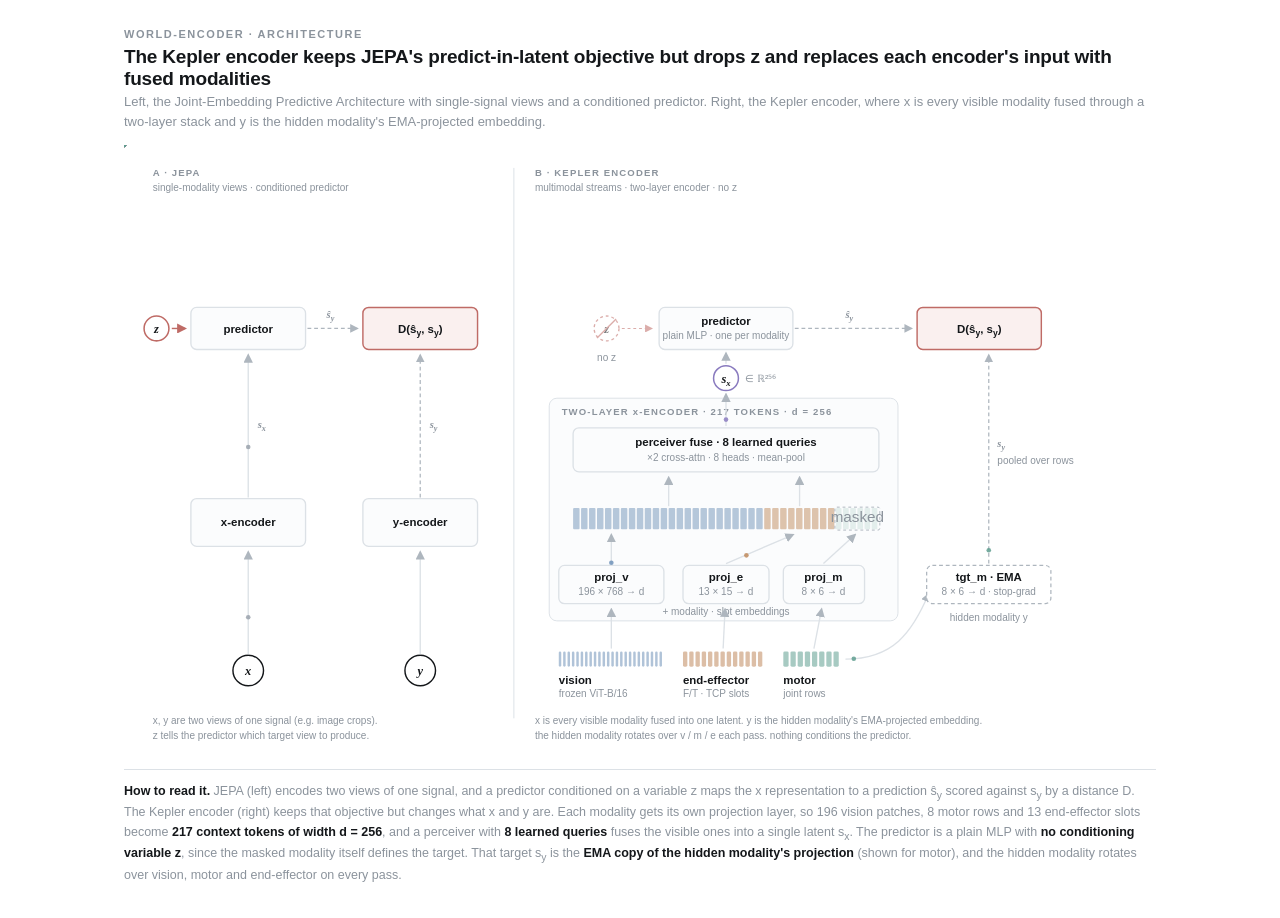
<file: blog/jepa_vs_kepler.html>
<!DOCTYPE html>
<html lang="en">
<head>
<meta charset="utf-8">
<meta name="viewport" content="width=device-width, initial-scale=1">
<title>JEPA vs Kepler encoder</title>
<style>
  :root{
    --ink:#14171a;
    --muted:#8b939c;
    --faint:#aeb6be;
    --line:#dce1e6;
    --bg:#ffffff;
    --panel:#fbfcfd;
    --vision:#6f92b8;
    --motor:#5f9e8f;
    --ee:#c0895c;
    --latent:#8a7bbf;
    --diff:#bf6b66;
    --flow:#9aa2ab;
  }
  *{box-sizing:border-box}
  html,body{margin:0;background:var(--bg)}
  .fig{
    max-width:1080px;margin:0 auto;padding:28px 24px 20px;
    font-family:-apple-system,BlinkMacSystemFont,"Segoe UI",Helvetica,Arial,sans-serif;
    color:var(--ink);
  }
  .eyebrow{
    font-size:11px;letter-spacing:.14em;text-transform:uppercase;
    color:var(--muted);font-weight:600;margin-bottom:6px;
  }
  .fig h1{font-size:19px;font-weight:600;letter-spacing:-.01em;margin:0 0 2px}
  .fig .sub{font-size:13px;color:var(--muted);margin:0 0 14px;line-height:1.5}
  svg{display:block;width:100%;height:auto}
  .cap{
    font-size:12.5px;color:var(--muted);line-height:1.55;margin-top:12px;
    border-top:1px solid var(--line);padding-top:12px;
  }
  .cap b{color:var(--ink);font-weight:600}
  .sr-only{position:absolute;width:1px;height:1px;overflow:hidden;clip:rect(0 0 0 0)}

  .lbl{font:600 12px -apple-system,Helvetica,Arial,sans-serif;fill:var(--ink)}
  .lbl-sm{font:500 10.5px -apple-system,Helvetica,Arial,sans-serif;fill:var(--muted)}
  .lbl-cap{font:600 10px -apple-system,Helvetica,Arial,sans-serif;fill:var(--muted);letter-spacing:.12em}
  .lbl-it{font:italic 600 13px Georgia,"Times New Roman",serif;fill:var(--ink)}
  .lbl-it-sm{font:italic 600 11px Georgia,"Times New Roman",serif;fill:var(--muted)}
  .box{fill:var(--panel);stroke:var(--line);stroke-width:1.4}
  .dbox{fill:#faf0ef;stroke:var(--diff);stroke-width:1.5}
  .wire{stroke:var(--line);stroke-width:1.4;fill:none;marker-end:url(#arr)}
  .wired{stroke:var(--faint);stroke-width:1.3;fill:none;stroke-dasharray:4 3;marker-end:url(#arr)}

  @keyframes breathe{0%,100%{opacity:.28}50%{opacity:.85}}
  @keyframes zpulse{0%,100%{transform:scale(1);opacity:.85}50%{transform:scale(1.06);opacity:1}}
  .pulse{transform-origin:center;transform-box:fill-box;animation:zpulse 3.6s ease-in-out infinite}
  @media (prefers-reduced-motion: reduce){
    .pulse,.flowdot{animation:none !important}
    .flowdot{display:none}
    svg .tick{animation:none !important}
  }
</style>
</head>
<body>
<div class="fig">
  <div class="eyebrow">world-encoder · architecture</div>
  <h1>The Kepler encoder keeps JEPA's predict-in-latent objective but drops z and replaces each encoder's input with fused modalities</h1>
  <p class="sub">Left, the Joint-Embedding Predictive Architecture with single-signal views and a conditioned predictor. Right, the Kepler encoder, where x is every visible modality fused through a two-layer stack and y is the hidden modality's EMA-projected embedding.</p>
  <h2 class="sr-only">Side-by-side comparison of JEPA and the Kepler multimodal encoder</h2>

  <svg id="dia" viewBox="0 0 1080 640" role="img"
       aria-label="Two-panel diagram. Left panel shows JEPA: inputs x and y pass through x- and y-encoders; a predictor conditioned on a variable z maps the x representation to a prediction compared with the y representation by a distance D. Right panel shows the Kepler encoder: vision, motor and end-effector tokens each pass a modality projection, form 217 context tokens, and a perceiver with 8 learned queries fuses them into one latent; an unconditioned MLP predictor targets the hidden modality's EMA projection.">
    <defs>
      <marker id="arr" viewBox="0 0 10 10" refX="8" refY="5" markerWidth="7" markerHeight="7" orient="auto-start-reverse">
        <path d="M0,0 L10,5 L0,10 z" fill="var(--faint)"/>
      </marker>
      <marker id="arrd" viewBox="0 0 10 10" refX="8" refY="5" markerWidth="7" markerHeight="7" orient="auto-start-reverse">
        <path d="M0,0 L10,5 L0,10 z" fill="var(--diff)"/>
      </marker>
    </defs>

    <!-- ========== panel headers ========== -->
    <text class="lbl-cap" x="30" y="32">A · JEPA</text>
    <text class="lbl-sm" x="30" y="48">single-modality views · conditioned predictor</text>
    <text class="lbl-cap" x="430" y="32">B · KEPLER ENCODER</text>
    <text class="lbl-sm" x="430" y="48">multimodal streams · two-layer encoder · no z</text>
    <line x1="408" y1="24" x2="408" y2="600" stroke="var(--line)" stroke-width="1"/>

    <!-- ========== JEPA panel ========== -->
    <!-- inputs -->
    <circle cx="130" cy="550" r="16" fill="#fff" stroke="var(--ink)" stroke-width="1.5"/>
    <text class="lbl-it" x="130" y="555" text-anchor="middle">x</text>
    <circle cx="310" cy="550" r="16" fill="#fff" stroke="var(--ink)" stroke-width="1.5"/>
    <text class="lbl-it" x="310" y="555" text-anchor="middle">y</text>

    <!-- encoders -->
    <rect class="box" x="70" y="370" width="120" height="50" rx="6"/>
    <text class="lbl" x="130" y="399" text-anchor="middle">x-encoder</text>
    <rect class="box" x="250" y="370" width="120" height="50" rx="6"/>
    <text class="lbl" x="310" y="399" text-anchor="middle">y-encoder</text>

    <!-- predictor + z -->
    <rect class="box" x="70" y="170" width="120" height="44" rx="6"/>
    <text class="lbl" x="130" y="197" text-anchor="middle">predictor</text>
    <g class="pulse">
      <circle cx="34" cy="192" r="13" fill="#fff" stroke="var(--diff)" stroke-width="1.6"/>
      <text class="lbl-it" x="34" y="197" text-anchor="middle" fill="var(--diff)">z</text>
    </g>
    <line x1="50" y1="192" x2="64" y2="192" stroke="var(--diff)" stroke-width="1.5" marker-end="url(#arrd)"/>

    <!-- D -->
    <rect class="dbox" x="250" y="170" width="120" height="44" rx="6"/>
    <text class="lbl" x="310" y="197" text-anchor="middle">D(ŝ<tspan font-size="9" dy="3">y</tspan><tspan dy="-3">, s</tspan><tspan font-size="9" dy="3">y</tspan><tspan dy="-3">)</tspan></text>

    <!-- wires -->
    <line class="wire" x1="130" y1="533" x2="130" y2="426"/>
    <line class="wire" x1="310" y1="533" x2="310" y2="426"/>
    <line class="wire" x1="130" y1="369" x2="130" y2="220"/>
    <text class="lbl-it-sm" x="140" y="296">s<tspan font-size="8.5" dy="3">x</tspan></text>
    <line class="wired" x1="192" y1="192" x2="244" y2="192"/>
    <text class="lbl-it-sm" x="212" y="181">ŝ<tspan font-size="8.5" dy="3">y</tspan></text>
    <line class="wired" x1="310" y1="369" x2="310" y2="220"/>
    <text class="lbl-it-sm" x="320" y="296">s<tspan font-size="8.5" dy="3">y</tspan></text>

    <!-- notes -->
    <text class="lbl-sm" x="30" y="606">x, y are two views of one signal (e.g. image crops).</text>
    <text class="lbl-sm" x="30" y="622">z tells the predictor which target view to produce.</text>

    <!-- ========== Kepler panel ========== -->
    <!-- two-layer encoder group -->
    <rect x="445" y="265" width="365" height="233" rx="8" fill="var(--panel)" stroke="var(--line)"/>
    <text class="lbl-cap" x="458" y="283">TWO-LAYER x-ENCODER · 217 TOKENS · d = 256</text>

    <!-- layer 2: perceiver -->
    <rect class="box" x="470" y="296" width="320" height="46" rx="6" fill="#fff"/>
    <text class="lbl" x="630" y="315" text-anchor="middle">perceiver fuse · 8 learned queries</text>
    <text class="lbl-sm" x="630" y="331" text-anchor="middle">×2 cross-attn · 8 heads · mean-pool</text>

    <!-- context strip (segments drawn by script) -->
    <g id="ctxstrip"></g>
    <line class="wire" x1="570" y1="378" x2="570" y2="348"/>
    <line class="wire" x1="707" y1="378" x2="707" y2="348"/>

    <!-- layer 1: per-modality projections -->
    <rect class="box" x="455" y="440" width="110" height="40" rx="6" fill="#fff"/>
    <text class="lbl" x="510" y="456" text-anchor="middle">proj_v</text>
    <text class="lbl-sm" x="510" y="471" text-anchor="middle">196 × 768 → d</text>
    <rect class="box" x="585" y="440" width="90" height="40" rx="6" fill="#fff"/>
    <text class="lbl" x="630" y="456" text-anchor="middle">proj_e</text>
    <text class="lbl-sm" x="630" y="471" text-anchor="middle">13 × 15 → d</text>
    <rect class="box" x="690" y="440" width="85" height="40" rx="6" fill="#fff"/>
    <text class="lbl" x="732" y="456" text-anchor="middle">proj_m</text>
    <text class="lbl-sm" x="732" y="471" text-anchor="middle">8 × 6 → d</text>
    <text class="lbl-sm" x="630" y="492" text-anchor="middle">+ modality · slot embeddings</text>

    <!-- proj -> context -->
    <line class="wire" x1="510" y1="438" x2="510" y2="408"/>
    <line class="wire" x1="630" y1="438" x2="700" y2="408"/>
    <line class="wire" x1="732" y1="438" x2="765" y2="408"/>

    <!-- input stacks (ticks drawn by script) -->
    <g id="stacks"></g>
    <text class="lbl" x="455" y="564">vision</text>
    <text class="lbl-sm" x="455" y="578">frozen ViT-B/16</text>
    <text class="lbl" x="585" y="564">end-effector</text>
    <text class="lbl-sm" x="585" y="578">F/T · TCP slots</text>
    <text class="lbl" x="690" y="564">motor</text>
    <text class="lbl-sm" x="690" y="578">joint rows</text>
    <line class="wire" x1="510" y1="527" x2="510" y2="486"/>
    <line class="wire" x1="627" y1="527" x2="629" y2="486"/>
    <line class="wire" x1="722" y1="527" x2="730" y2="486"/>

    <!-- fused latent s_x -->
    <line class="wire" x1="630" y1="294" x2="630" y2="261"/>
    <g class="pulse">
      <circle cx="630" cy="244" r="13" fill="#fff" stroke="var(--latent)" stroke-width="1.6"/>
      <text class="lbl-it" x="630" y="249" text-anchor="middle" fill="var(--latent)">s<tspan font-size="9" dy="3">x</tspan></text>
    </g>
    <text class="lbl-sm" x="650" y="248">∈ ℝ²⁵⁶</text>
    <line class="wire" x1="630" y1="229" x2="630" y2="218"/>

    <!-- predictor, no z -->
    <rect class="box" x="560" y="170" width="140" height="44" rx="6"/>
    <text class="lbl" x="630" y="188" text-anchor="middle">predictor</text>
    <text class="lbl-sm" x="630" y="203" text-anchor="middle">plain MLP · one per modality</text>
    <g opacity="0.55">
      <circle cx="505" cy="192" r="13" fill="none" stroke="var(--diff)" stroke-width="1.4" stroke-dasharray="3 3"/>
      <text class="lbl-it" x="505" y="197" text-anchor="middle" fill="var(--diff)">z</text>
      <line x1="495" y1="202" x2="515" y2="182" stroke="var(--diff)" stroke-width="1.4"/>
      <line x1="521" y1="192" x2="552" y2="192" stroke="var(--diff)" stroke-width="1.2" stroke-dasharray="3 3" marker-end="url(#arrd)"/>
    </g>
    <text class="lbl-sm" x="505" y="226" text-anchor="middle" fill="var(--diff)">no z</text>

    <!-- D -->
    <rect class="dbox" x="830" y="170" width="130" height="44" rx="6"/>
    <text class="lbl" x="895" y="197" text-anchor="middle">D(ŝ<tspan font-size="9" dy="3">y</tspan><tspan dy="-3">, s</tspan><tspan font-size="9" dy="3">y</tspan><tspan dy="-3">)</tspan></text>
    <line class="wired" x1="702" y1="192" x2="824" y2="192"/>
    <text class="lbl-it-sm" x="755" y="181">ŝ<tspan font-size="8.5" dy="3">y</tspan></text>

    <!-- target path (EMA projection of the hidden modality) -->
    <path class="wire" d="M755,538 C805,538 825,510 842,470"/>
    <rect x="840" y="440" width="130" height="40" rx="6" fill="#fff" stroke="var(--faint)" stroke-width="1.3" stroke-dasharray="4 3"/>
    <text class="lbl" x="905" y="456" text-anchor="middle">tgt_m · EMA</text>
    <text class="lbl-sm" x="905" y="471" text-anchor="middle">8 × 6 → d · stop-grad</text>
    <text class="lbl-sm" x="905" y="498" text-anchor="middle">hidden modality y</text>
    <line class="wired" x1="905" y1="438" x2="905" y2="220"/>
    <text class="lbl-it-sm" x="914" y="316">s<tspan font-size="8.5" dy="3">y</tspan></text>
    <text class="lbl-sm" x="914" y="334">pooled over rows</text>

    <!-- notes -->
    <text class="lbl-sm" x="430" y="606">x is every visible modality fused into one latent. y is the hidden modality's EMA-projected embedding.</text>
    <text class="lbl-sm" x="430" y="622">the hidden modality rotates over v / m / e each pass. nothing conditions the predictor.</text>

    <g id="dots"></g>
  </svg>

  <p class="cap">
    <b>How to read it.</b> JEPA (left) encodes two views of one signal, and a predictor conditioned on a variable z maps the x representation
    to a prediction ŝ<sub>y</sub> scored against s<sub>y</sub> by a distance D. The Kepler encoder (right) keeps that objective but changes
    what x and y are. Each modality gets its own projection layer, so 196 vision patches, 8 motor rows and 13 end-effector slots become
    <b>217 context tokens of width d = 256</b>, and a perceiver with <b>8 learned queries</b> fuses the visible ones into a single latent s<sub>x</sub>.
    The predictor is a plain MLP with <b>no conditioning variable z</b>, since the masked modality itself defines the target. That target s<sub>y</sub>
    is the <b>EMA copy of the hidden modality's projection</b> (shown for motor), and the hidden modality rotates over vision, motor and end-effector
    on every pass.
  </p>
</div>

<script>
(function(){
  const NS="http://www.w3.org/2000/svg";
  const mk=(t,a={})=>{const e=document.createElementNS(NS,t);for(const k in a)e.setAttribute(k,a[k]);return e;};

  // ---------- input tick stacks ----------
  const stacks=document.getElementById("stacks");
  function stack(x,w,n,color,y=530,h=16,op=.55){
    const gap=w/n;
    for(let i=0;i<n;i++){
      const r=mk("rect",{class:"tick",x:x+i*gap,y:y,width:Math.max(2,gap-2),height:h,rx:1.5,fill:color,opacity:op});
      r.style.animation=`breathe 3.6s ease-in-out ${(i*0.06).toFixed(2)}s infinite`;
      stacks.appendChild(r);
    }
  }
  stack(455,110,24,"var(--vision)");
  stack(585,85,13,"var(--ee)");
  stack(690,60,8,"var(--motor)");

  // ---------- context strip: 217 tokens, motor segment blocked ----------
  const strip=document.getElementById("ctxstrip");
  const segs=[
    {x:470,w:200,n:24,c:"var(--vision)",op:.5},
    {x:670,w:75,n:9,c:"var(--ee)",op:.5},
    {x:745,w:45,n:6,c:"var(--motor)",op:.15}
  ];
  segs.forEach(s=>{
    const gap=s.w/s.n;
    for(let i=0;i<s.n;i++){
      const r=mk("rect",{class:"tick",x:s.x+i*gap,y:380,width:Math.max(2,gap-1.6),height:22,rx:1,fill:s.c,opacity:s.op});
      if(s.op>.3) r.style.animation=`breathe 4s ease-in-out ${(i*0.08).toFixed(2)}s infinite`;
      strip.appendChild(r);
    }
  });
  strip.appendChild(mk("rect",{x:744,y:379,width:47,height:24,rx:2,fill:"none",stroke:"var(--faint)","stroke-dasharray":"3 3"}));
  const mt=mk("text",{x:767.5,y:395,"text-anchor":"middle",fill:"var(--muted)",font:"600 9px -apple-system,Helvetica,sans-serif"});
  mt.textContent="masked";
  strip.appendChild(mt);

  // ---------- flow dots ----------
  const dots=document.getElementById("dots");
  const paths=[
    // JEPA
    {p:"M130,527 L130,428",c:"var(--flow)",n:2},
    {p:"M130,368 L130,222",c:"var(--flow)",n:2},
    {p:"M192,192 L242,192",c:"var(--flow)",n:1},
    {p:"M310,527 L310,428",c:"var(--flow)",n:2},
    {p:"M310,368 L310,222",c:"var(--flow)",n:1},
    // Kepler forward
    {p:"M510,527 L510,488",c:"var(--vision)",n:2},
    {p:"M510,438 L510,410",c:"var(--vision)",n:1},
    {p:"M570,378 L570,350",c:"var(--vision)",n:2},
    {p:"M627,527 L627,488",c:"var(--ee)",n:2},
    {p:"M630,438 L700,410",c:"var(--ee)",n:1},
    {p:"M707,378 L707,350",c:"var(--ee)",n:2},
    {p:"M630,294 L630,262",c:"var(--latent)",n:1},
    {p:"M702,192 L822,192",c:"var(--latent)",n:2},
    // Kepler target path
    {p:"M755,538 C805,538 825,510 842,470",c:"var(--motor)",n:2},
    {p:"M905,438 L905,224",c:"var(--motor)",n:2}
  ];
  paths.forEach(seg=>{
    for(let i=0;i<seg.n;i++){
      const d=mk("circle",{class:"flowdot",r:2.4,fill:seg.c,opacity:.85});
      const m=mk("animateMotion",{dur:(2.2+Math.random()*1.6).toFixed(2)+"s",
        begin:(Math.random()*3).toFixed(2)+"s",repeatCount:"indefinite",path:seg.p});
      d.appendChild(m);
      dots.appendChild(d);
    }
  });
})();
</script>
</body>
</html>
</file>
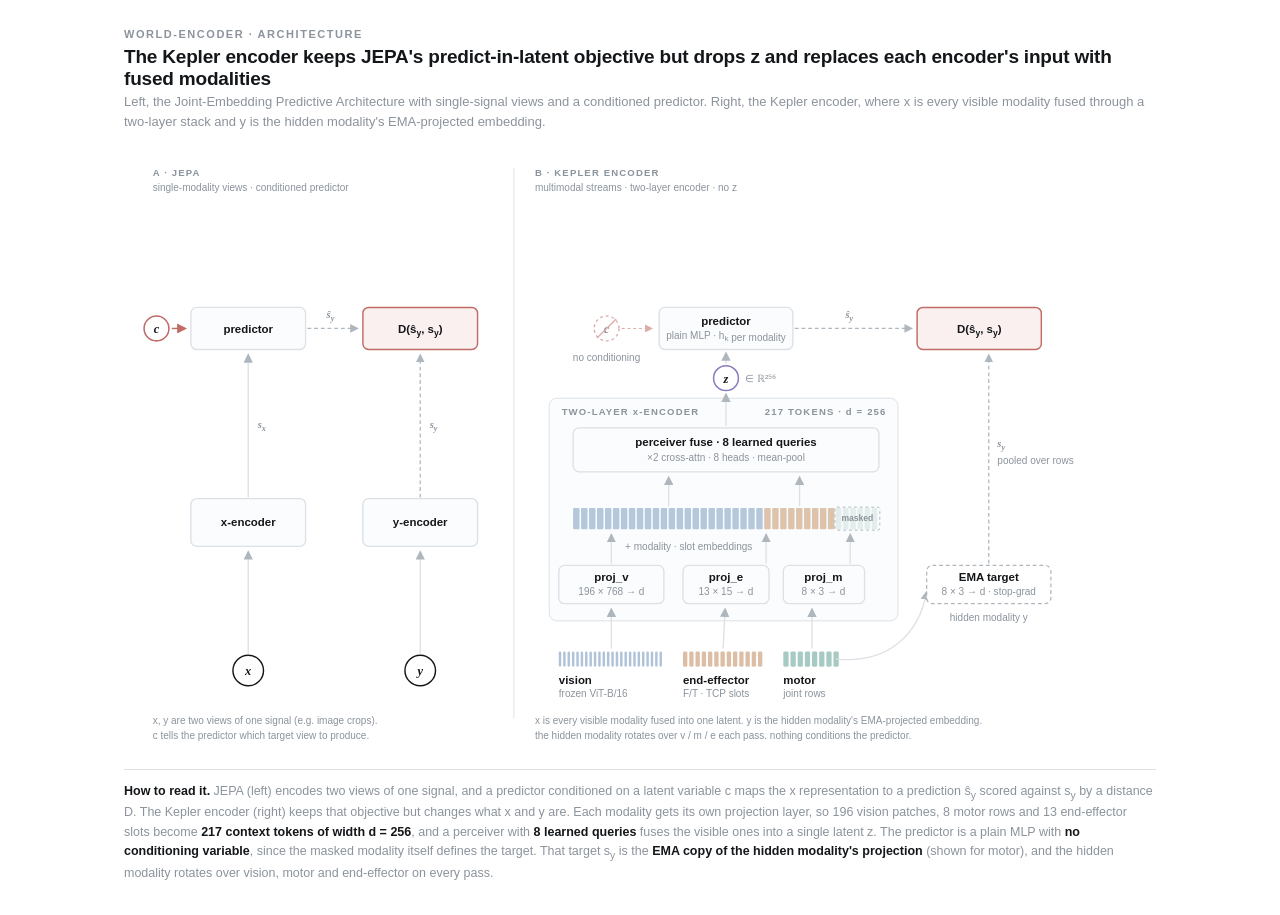
<file: blog/jepa_vs_kepler_static.html>
<!DOCTYPE html>
<html lang="en">
<head>
<meta charset="utf-8">
<meta name="viewport" content="width=device-width, initial-scale=1">
<title>JEPA vs Kepler encoder</title>
<style>
  :root{
    --ink:#14171a;
    --muted:#8b939c;
    --faint:#aeb6be;
    --line:#dce1e6;
    --bg:#ffffff;
    --panel:#fbfcfd;
    --vision:#6f92b8;
    --motor:#5f9e8f;
    --ee:#c0895c;
    --latent:#8a7bbf;
    --diff:#bf6b66;
    --flow:#9aa2ab;
  }
  *{box-sizing:border-box}
  html,body{margin:0;background:var(--bg)}
  .fig{
    max-width:1080px;margin:0 auto;padding:28px 24px 20px;
    font-family:-apple-system,BlinkMacSystemFont,"Segoe UI",Helvetica,Arial,sans-serif;
    color:var(--ink);
  }
  .eyebrow{
    font-size:11px;letter-spacing:.14em;text-transform:uppercase;
    color:var(--muted);font-weight:600;margin-bottom:6px;
  }
  .fig h1{font-size:19px;font-weight:600;letter-spacing:-.01em;margin:0 0 2px}
  .fig .sub{font-size:13px;color:var(--muted);margin:0 0 14px;line-height:1.5}
  svg{display:block;width:100%;height:auto}
  .cap{
    font-size:12.5px;color:var(--muted);line-height:1.55;margin-top:12px;
    border-top:1px solid var(--line);padding-top:12px;
  }
  .cap b{color:var(--ink);font-weight:600}
  .sr-only{position:absolute;width:1px;height:1px;overflow:hidden;clip:rect(0 0 0 0)}

  .lbl{font:600 12px -apple-system,Helvetica,Arial,sans-serif;fill:var(--ink)}
  .lbl-sm{font:500 10.5px -apple-system,Helvetica,Arial,sans-serif;fill:var(--muted)}
  .lbl-cap{font:600 10px -apple-system,Helvetica,Arial,sans-serif;fill:var(--muted);letter-spacing:.12em}
  .lbl-it{font:italic 600 13px Georgia,"Times New Roman",serif;fill:var(--ink)}
  .lbl-it-sm{font:italic 600 11px Georgia,"Times New Roman",serif;fill:var(--muted)}
  .box{fill:var(--panel);stroke:var(--line);stroke-width:1.4}
  .dbox{fill:#faf0ef;stroke:var(--diff);stroke-width:1.5}
  .wire{stroke:var(--line);stroke-width:1.4;fill:none;marker-end:url(#arr)}
  .wired{stroke:var(--faint);stroke-width:1.3;fill:none;stroke-dasharray:4 3;marker-end:url(#arr)}

  @keyframes breathe{0%,100%{opacity:.28}50%{opacity:.85}}
  @keyframes zpulse{0%,100%{transform:scale(1);opacity:.85}50%{transform:scale(1.06);opacity:1}}
  .pulse{transform-origin:center;transform-box:fill-box;animation:zpulse 3.6s ease-in-out infinite}
  @media (prefers-reduced-motion: reduce){
    .pulse,.flowdot{animation:none !important}
    .flowdot{display:none}
    svg .tick{animation:none !important}
  }
  /* static export: all motion off */
  .zcore,.pulse,.breathe,.sweep,.tick,.flowdot{animation:none !important}
  .flowdot,.sweep{display:none !important}
</style>
</head>
<body>
<div class="fig">
  <div class="eyebrow">world-encoder · architecture</div>
  <h1>The Kepler encoder keeps JEPA's predict-in-latent objective but drops z and replaces each encoder's input with fused modalities</h1>
  <p class="sub">Left, the Joint-Embedding Predictive Architecture with single-signal views and a conditioned predictor. Right, the Kepler encoder, where x is every visible modality fused through a two-layer stack and y is the hidden modality's EMA-projected embedding.</p>
  <h2 class="sr-only">Side-by-side comparison of JEPA and the Kepler multimodal encoder</h2>

  <svg id="dia" viewBox="0 0 1080 640" role="img"
       aria-label="Two-panel diagram. Left panel shows JEPA: inputs x and y pass through x- and y-encoders; a predictor conditioned on a latent variable c maps the x representation to a prediction compared with the y representation by a distance D. Right panel shows the Kepler encoder: vision, motor and end-effector tokens each pass a modality projection, form 217 context tokens, and a perceiver with 8 learned queries fuses them into one latent; an unconditioned MLP predictor targets the hidden modality's EMA projection.">
    <defs>
      <marker id="arr" viewBox="0 0 10 10" refX="8" refY="5" markerWidth="7" markerHeight="7" orient="auto-start-reverse">
        <path d="M0,0 L10,5 L0,10 z" fill="var(--faint)"/>
      </marker>
      <marker id="arrd" viewBox="0 0 10 10" refX="8" refY="5" markerWidth="7" markerHeight="7" orient="auto-start-reverse">
        <path d="M0,0 L10,5 L0,10 z" fill="var(--diff)"/>
      </marker>
    </defs>

    <!-- ========== panel headers ========== -->
    <text class="lbl-cap" x="30" y="32">A · JEPA</text>
    <text class="lbl-sm" x="30" y="48">single-modality views · conditioned predictor</text>
    <text class="lbl-cap" x="430" y="32">B · KEPLER ENCODER</text>
    <text class="lbl-sm" x="430" y="48">multimodal streams · two-layer encoder · no z</text>
    <line x1="408" y1="24" x2="408" y2="600" stroke="var(--line)" stroke-width="1"/>

    <!-- ========== JEPA panel ========== -->
    <!-- inputs -->
    <circle cx="130" cy="550" r="16" fill="#fff" stroke="var(--ink)" stroke-width="1.5"/>
    <text class="lbl-it" x="130" y="555" text-anchor="middle">x</text>
    <circle cx="310" cy="550" r="16" fill="#fff" stroke="var(--ink)" stroke-width="1.5"/>
    <text class="lbl-it" x="310" y="555" text-anchor="middle">y</text>

    <!-- encoders -->
    <rect class="box" x="70" y="370" width="120" height="50" rx="6"/>
    <text class="lbl" x="130" y="399" text-anchor="middle">x-encoder</text>
    <rect class="box" x="250" y="370" width="120" height="50" rx="6"/>
    <text class="lbl" x="310" y="399" text-anchor="middle">y-encoder</text>

    <!-- predictor + z -->
    <rect class="box" x="70" y="170" width="120" height="44" rx="6"/>
    <text class="lbl" x="130" y="197" text-anchor="middle">predictor</text>
    <g class="pulse">
      <circle cx="34" cy="192" r="13" fill="#fff" stroke="var(--diff)" stroke-width="1.6"/>
      <text class="lbl-it" x="34" y="197" text-anchor="middle" fill="var(--diff)">c</text>
    </g>
    <line x1="50" y1="192" x2="64" y2="192" stroke="var(--diff)" stroke-width="1.5" marker-end="url(#arrd)"/>

    <!-- D -->
    <rect class="dbox" x="250" y="170" width="120" height="44" rx="6"/>
    <text class="lbl" x="310" y="197" text-anchor="middle">D(ŝ<tspan font-size="9" dy="3">y</tspan><tspan dy="-3">, s</tspan><tspan font-size="9" dy="3">y</tspan><tspan dy="-3">)</tspan></text>

    <!-- wires -->
    <line class="wire" x1="130" y1="533" x2="130" y2="426"/>
    <line class="wire" x1="310" y1="533" x2="310" y2="426"/>
    <line class="wire" x1="130" y1="369" x2="130" y2="220"/>
    <text class="lbl-it-sm" x="140" y="296">s<tspan font-size="8.5" dy="3">x</tspan></text>
    <line class="wired" x1="192" y1="192" x2="244" y2="192"/>
    <text class="lbl-it-sm" x="212" y="181">ŝ<tspan font-size="8.5" dy="3">y</tspan></text>
    <line class="wired" x1="310" y1="369" x2="310" y2="220"/>
    <text class="lbl-it-sm" x="320" y="296">s<tspan font-size="8.5" dy="3">y</tspan></text>

    <!-- notes -->
    <text class="lbl-sm" x="30" y="606">x, y are two views of one signal (e.g. image crops).</text>
    <text class="lbl-sm" x="30" y="622">c tells the predictor which target view to produce.</text>

    <!-- ========== Kepler panel ========== -->
    <!-- two-layer encoder group -->
    <rect x="445" y="265" width="365" height="233" rx="8" fill="var(--panel)" stroke="var(--line)"/>
    <text class="lbl-cap" x="458" y="283">TWO-LAYER x-ENCODER</text>
    <text class="lbl-cap" x="798" y="283" text-anchor="end">217 TOKENS · d = 256</text>

    <!-- layer 2: perceiver -->
    <rect class="box" x="470" y="296" width="320" height="46" rx="6" fill="#fff"/>
    <text class="lbl" x="630" y="315" text-anchor="middle">perceiver fuse · 8 learned queries</text>
    <text class="lbl-sm" x="630" y="331" text-anchor="middle">×2 cross-attn · 8 heads · mean-pool</text>

    <!-- context strip (segments drawn by script) -->
    <g id="ctxstrip"></g>
    <line class="wire" x1="570" y1="378" x2="570" y2="348"/>
    <line class="wire" x1="707" y1="378" x2="707" y2="348"/>

    <!-- layer 1: per-modality projections -->
    <rect class="box" x="455" y="440" width="110" height="40" rx="6" fill="#fff"/>
    <text class="lbl" x="510" y="456" text-anchor="middle">proj_v</text>
    <text class="lbl-sm" x="510" y="471" text-anchor="middle">196 × 768 → d</text>
    <rect class="box" x="585" y="440" width="90" height="40" rx="6" fill="#fff"/>
    <text class="lbl" x="630" y="456" text-anchor="middle">proj_e</text>
    <text class="lbl-sm" x="630" y="471" text-anchor="middle">13 × 15 → d</text>
    <rect class="box" x="690" y="440" width="85" height="40" rx="6" fill="#fff"/>
    <text class="lbl" x="732" y="456" text-anchor="middle">proj_m</text>
    <text class="lbl-sm" x="732" y="471" text-anchor="middle">8 × 3 → d</text>
    <text class="lbl-sm" x="591" y="424" text-anchor="middle">+ modality · slot embeddings</text>

    <!-- proj -> context -->
    <line class="wire" x1="510" y1="438" x2="510" y2="408"/>
    <line class="wire" x1="672" y1="438" x2="672" y2="408"/>
    <line class="wire" x1="760" y1="438" x2="760" y2="408"/>

    <!-- input stacks (ticks drawn by script) -->
    <g id="stacks"></g>
    <text class="lbl" x="455" y="564">vision</text>
    <text class="lbl-sm" x="455" y="578">frozen ViT-B/16</text>
    <text class="lbl" x="585" y="564">end-effector</text>
    <text class="lbl-sm" x="585" y="578">F/T · TCP slots</text>
    <text class="lbl" x="690" y="564">motor</text>
    <text class="lbl-sm" x="690" y="578">joint rows</text>
    <line class="wire" x1="510" y1="527" x2="510" y2="486"/>
    <line class="wire" x1="627" y1="527" x2="629" y2="486"/>
    <line class="wire" x1="720" y1="527" x2="720" y2="486"/>

    <!-- fused latent s_x -->
    <line class="wire" x1="630" y1="294" x2="630" y2="261"/>
    <g class="pulse">
      <circle cx="630" cy="244" r="13" fill="#fff" stroke="var(--latent)" stroke-width="1.6"/>
      <text class="lbl-it" x="630" y="249" text-anchor="middle" fill="var(--latent)">z</text>
    </g>
    <text class="lbl-sm" x="650" y="248">∈ ℝ²⁵⁶</text>
    <line class="wire" x1="630" y1="229" x2="630" y2="218"/>

    <!-- predictor, no z -->
    <rect class="box" x="560" y="170" width="140" height="44" rx="6"/>
    <text class="lbl" x="630" y="188" text-anchor="middle">predictor</text>
    <text class="lbl-sm" x="630" y="203" text-anchor="middle">plain MLP · h<tspan font-size="8.5" dy="2.5">k</tspan> per modality</text>
    <g opacity="0.55">
      <circle cx="505" cy="192" r="13" fill="none" stroke="var(--diff)" stroke-width="1.4" stroke-dasharray="3 3"/>
      <text class="lbl-it" x="505" y="197" text-anchor="middle" fill="var(--diff)">c</text>
      <line x1="495" y1="202" x2="515" y2="182" stroke="var(--diff)" stroke-width="1.4"/>
      <line x1="521" y1="192" x2="552" y2="192" stroke="var(--diff)" stroke-width="1.2" stroke-dasharray="3 3" marker-end="url(#arrd)"/>
    </g>
    <text class="lbl-sm" x="505" y="226" text-anchor="middle" fill="var(--diff)">no conditioning</text>

    <!-- D -->
    <rect class="dbox" x="830" y="170" width="130" height="44" rx="6"/>
    <text class="lbl" x="895" y="197" text-anchor="middle">D(ŝ<tspan font-size="9" dy="3">y</tspan><tspan dy="-3">, s</tspan><tspan font-size="9" dy="3">y</tspan><tspan dy="-3">)</tspan></text>
    <line class="wired" x1="702" y1="192" x2="824" y2="192"/>
    <text class="lbl-it-sm" x="755" y="181">ŝ<tspan font-size="8.5" dy="3">y</tspan></text>

    <!-- target path (EMA projection of the hidden modality) -->
    <path class="wire" d="M745,538 C800,543 832,512 840,468"/>
    <rect x="840" y="440" width="130" height="40" rx="6" fill="#fff" stroke="var(--faint)" stroke-width="1.3" stroke-dasharray="4 3"/>
    <text class="lbl" x="905" y="456" text-anchor="middle">EMA target</text>
    <text class="lbl-sm" x="905" y="471" text-anchor="middle">8 × 3 → d · stop-grad</text>
    <text class="lbl-sm" x="905" y="498" text-anchor="middle">hidden modality y</text>
    <line class="wired" x1="905" y1="438" x2="905" y2="220"/>
    <text class="lbl-it-sm" x="914" y="316">s<tspan font-size="8.5" dy="3">y</tspan></text>
    <text class="lbl-sm" x="914" y="334">pooled over rows</text>

    <!-- notes -->
    <text class="lbl-sm" x="430" y="606">x is every visible modality fused into one latent. y is the hidden modality's EMA-projected embedding.</text>
    <text class="lbl-sm" x="430" y="622">the hidden modality rotates over v / m / e each pass. nothing conditions the predictor.</text>

    <g id="dots"></g>
  </svg>

  <p class="cap">
    <b>How to read it.</b> JEPA (left) encodes two views of one signal, and a predictor conditioned on a latent variable c maps the x representation
    to a prediction ŝ<sub>y</sub> scored against s<sub>y</sub> by a distance D. The Kepler encoder (right) keeps that objective but changes
    what x and y are. Each modality gets its own projection layer, so 196 vision patches, 8 motor rows and 13 end-effector slots become
    <b>217 context tokens of width d = 256</b>, and a perceiver with <b>8 learned queries</b> fuses the visible ones into a single latent z.
    The predictor is a plain MLP with <b>no conditioning variable</b>, since the masked modality itself defines the target. That target s<sub>y</sub>
    is the <b>EMA copy of the hidden modality's projection</b> (shown for motor), and the hidden modality rotates over vision, motor and end-effector
    on every pass.
  </p>
</div>

<script>
(function(){
  const NS="http://www.w3.org/2000/svg";
  const mk=(t,a={})=>{const e=document.createElementNS(NS,t);for(const k in a)e.setAttribute(k,a[k]);return e;};

  // ---------- input tick stacks ----------
  const stacks=document.getElementById("stacks");
  function stack(x,w,n,color,y=530,h=16,op=.55){
    const gap=w/n;
    for(let i=0;i<n;i++){
      const r=mk("rect",{class:"tick",x:x+i*gap,y:y,width:Math.max(2,gap-2),height:h,rx:1.5,fill:color,opacity:op});
      r.style.animation=`breathe 3.6s ease-in-out ${(i*0.06).toFixed(2)}s infinite`;
      stacks.appendChild(r);
    }
  }
  stack(455,110,24,"var(--vision)");
  stack(585,85,13,"var(--ee)");
  stack(690,60,8,"var(--motor)");

  // ---------- context strip: 217 tokens, motor segment blocked ----------
  const strip=document.getElementById("ctxstrip");
  const segs=[
    {x:470,w:200,n:24,c:"var(--vision)",op:.5},
    {x:670,w:75,n:9,c:"var(--ee)",op:.5},
    {x:745,w:45,n:6,c:"var(--motor)",op:.15}
  ];
  segs.forEach(s=>{
    const gap=s.w/s.n;
    for(let i=0;i<s.n;i++){
      const r=mk("rect",{class:"tick",x:s.x+i*gap,y:380,width:Math.max(2,gap-1.6),height:22,rx:1,fill:s.c,opacity:s.op});
      if(s.op>.3) r.style.animation=`breathe 4s ease-in-out ${(i*0.08).toFixed(2)}s infinite`;
      strip.appendChild(r);
    }
  });
  strip.appendChild(mk("rect",{x:744,y:379,width:47,height:24,rx:2,fill:"none",stroke:"var(--faint)","stroke-dasharray":"3 3"}));
  const mt=mk("text",{x:767.5,y:394,"text-anchor":"middle",fill:"var(--muted)",style:"font:600 9px -apple-system,Helvetica,Arial,sans-serif"});
  mt.textContent="masked";
  strip.appendChild(mt);

  // ---------- flow dots ----------
  const dots=document.getElementById("dots");
  const paths=[
    // JEPA
    {p:"M130,527 L130,428",c:"var(--flow)",n:2},
    {p:"M130,368 L130,222",c:"var(--flow)",n:2},
    {p:"M192,192 L242,192",c:"var(--flow)",n:1},
    {p:"M310,527 L310,428",c:"var(--flow)",n:2},
    {p:"M310,368 L310,222",c:"var(--flow)",n:1},
    // Kepler forward
    {p:"M510,527 L510,488",c:"var(--vision)",n:2},
    {p:"M510,438 L510,410",c:"var(--vision)",n:1},
    {p:"M570,378 L570,350",c:"var(--vision)",n:2},
    {p:"M627,527 L627,488",c:"var(--ee)",n:2},
    {p:"M630,438 L700,410",c:"var(--ee)",n:1},
    {p:"M707,378 L707,350",c:"var(--ee)",n:2},
    {p:"M630,294 L630,262",c:"var(--latent)",n:1},
    {p:"M702,192 L822,192",c:"var(--latent)",n:2},
    // Kepler target path
    {p:"M755,538 C805,538 825,510 842,470",c:"var(--motor)",n:2},
    {p:"M905,438 L905,224",c:"var(--motor)",n:2}
  ];
  paths.forEach(seg=>{
    for(let i=0;i<seg.n;i++){
      const d=mk("circle",{class:"flowdot",r:2.4,fill:seg.c,opacity:.85});
      const m=mk("animateMotion",{dur:(2.2+Math.random()*1.6).toFixed(2)+"s",
        begin:(Math.random()*3).toFixed(2)+"s",repeatCount:"indefinite",path:seg.p});
      d.appendChild(m);
      dots.appendChild(d);
    }
  });
})();
</script>
</body>
</html>
</file>
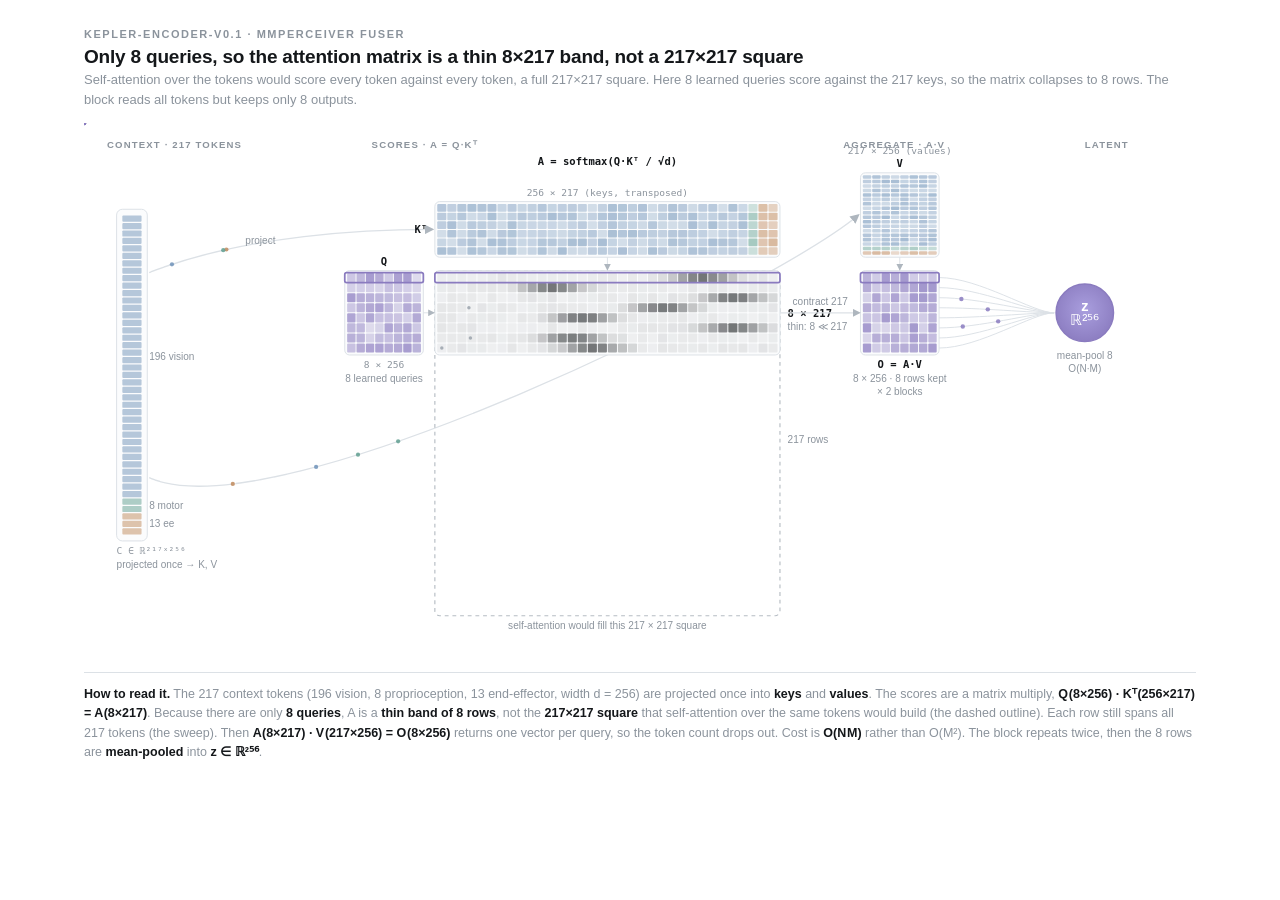
<file: blog/kepler_encoder_fuser.html>
<!DOCTYPE html>
<html lang="en">
<head>
<meta charset="utf-8">
<meta name="viewport" content="width=device-width, initial-scale=1">
<title>Kepler-Encoder-v0.1 Cross-Attention Fuser</title>
<style>
  :root{
    --ink:#14171a;
    --muted:#8b939c;
    --faint:#aeb6be;
    --line:#dce1e6;
    --bg:#ffffff;
    --panel:#fbfcfd;
    --vision:#6f92b8;   /* desaturated blue  */
    --motor:#5f9e8f;    /* desaturated teal  */
    --ee:#c0895c;       /* desaturated orange*/
    --latent:#8a7bbf;   /* desaturated violet*/
    --flow:#9aa2ab;     /* neutral flow      */
  }
  *{box-sizing:border-box}
  html,body{margin:0;background:var(--bg)}
  .fig{
    max-width:1160px;margin:0 auto;padding:28px 24px 20px;
    font-family:-apple-system,BlinkMacSystemFont,"Segoe UI",Helvetica,Arial,sans-serif;
    color:var(--ink);
  }
  .eyebrow{font-size:11px;letter-spacing:.14em;text-transform:uppercase;color:var(--muted);font-weight:600;margin-bottom:6px;}
  .fig h1{font-size:19px;font-weight:600;letter-spacing:-.01em;margin:0 0 2px;}
  .fig .sub{font-size:13px;color:var(--muted);margin:0 0 14px;line-height:1.5}
  svg{display:block;width:100%;height:auto}
  .cap{font-size:12.5px;color:var(--muted);line-height:1.55;margin-top:12px;border-top:1px solid var(--line);padding-top:12px;}
  .cap b{color:var(--ink);font-weight:600}
  .lbl{font:600 12px -apple-system,Helvetica,Arial,sans-serif;fill:var(--ink)}
  .lbl-sm{font:500 10.5px -apple-system,Helvetica,Arial,sans-serif;fill:var(--muted)}
  .lbl-cap{font:600 10px -apple-system,Helvetica,Arial,sans-serif;fill:var(--muted);letter-spacing:.12em}
  .mono{font:600 11px ui-monospace,SFMono-Regular,Menlo,Consolas,monospace;fill:var(--ink)}
  .mono-sm{font:500 10px ui-monospace,SFMono-Regular,Menlo,Consolas,monospace;fill:var(--muted)}
  .zlbl{font:600 15px -apple-system,Helvetica,Arial,sans-serif;fill:#fff}

  @keyframes breathe{0%,100%{opacity:.28}50%{opacity:.8}}
  @keyframes zpulse{0%,100%{transform:scale(1);opacity:.92}50%{transform:scale(1.05);opacity:1}}
  .zcore{transform-origin:center;transform-box:fill-box;animation:zpulse 3.6s ease-in-out infinite}
  /* row-sweep keyframes injected by script (pixel-exact) */
  @media (prefers-reduced-motion: reduce){
    .zcore,.flowdot,.sweep,.breathe{animation:none !important}
    .sweep{opacity:.5 !important}
  }
</style>
</head>
<body>
<div class="fig">
  <div class="eyebrow">Kepler-Encoder-v0.1 · MMPerceiver fuser</div>
  <h1>Only 8 queries, so the attention matrix is a thin 8&times;217 band, not a 217&times;217 square</h1>
  <p class="sub">Self-attention over the tokens would score every token against every token, a full 217&times;217 square. Here 8 learned queries score against the 217 keys, so the matrix collapses to 8 rows. The block reads all tokens but keeps only 8 outputs.</p>

  <svg id="dia" viewBox="0 0 1160 560" role="img"
       aria-label="Cross-attention as a matrix multiply. Q is 8 by 256, K transpose is 256 by 217, and their product A is an 8 by 217 attention matrix, a thin wide band rather than the 217 by 217 square that self-attention would produce. A times V, where V is 217 by 256, gives an 8 by 256 output, one vector per query, which is mean-pooled to a 256-dimensional latent z.">
    <defs>
      <marker id="arrow" viewBox="0 0 10 10" refX="8.5" refY="5" markerWidth="7" markerHeight="7" orient="auto-start-reverse">
        <path d="M0,0 L10,5 L0,10 z" fill="var(--faint)"/>
      </marker>
      <radialGradient id="zg" cx="50%" cy="45%" r="60%">
        <stop offset="0%" stop-color="#a99ede"/><stop offset="100%" stop-color="var(--latent)"/>
      </radialGradient>
    </defs>

    <text class="lbl-cap" x="24"  y="26">CONTEXT · 217 TOKENS</text>
    <text class="lbl-cap" x="300" y="26">SCORES · A = Q·Kᵀ</text>
    <text class="lbl-cap" x="792" y="26">AGGREGATE · A·V</text>
    <text class="lbl-cap" x="1044" y="26">LATENT</text>

    <g id="stage"></g>
  </svg>

  <p class="cap">
    <b>How to read it.</b> The 217 context tokens (196 vision, 8 proprioception, 13 end-effector, width d = 256) are projected once into
    <b>keys</b> and <b>values</b>. The scores are a matrix multiply, <b>Q&#8202;(8&times;256) &middot; K&#7488;&#8202;(256&times;217) = A&#8202;(8&times;217)</b>. Because there are only
    <b>8 queries</b>, A is a <b>thin band of 8 rows</b>, not the <b>217&times;217 square</b> that self-attention over the same tokens would build (the dashed outline).
    Each row still spans all 217 tokens (the sweep). Then <b>A&#8202;(8&times;217) &middot; V&#8202;(217&times;256) = O&#8202;(8&times;256)</b> returns one vector per query, so the token
    count drops out. Cost is <b>O(N&#8202;M)</b> rather than O(M&#178;). The block repeats twice, then the 8 rows are <b>mean-pooled</b> into <b>z &isin; &#8477;&#178;&#8309;&#8310;</b>.
  </p>
</div>

<script>
(function(){
  const NS="http://www.w3.org/2000/svg";
  const stage=document.getElementById("stage");
  const mk=(t,a={})=>{const e=document.createElementNS(NS,t);for(const k in a)e.setAttribute(k,a[k]);return e;};
  const add=(t,a)=>{const e=mk(t,a);stage.appendChild(e);return e;};
  const txt=(x,y,s,cls,extra)=>{const e=add("text",Object.assign({x:x,y:y,class:cls||"lbl-sm"},extra||{}));e.textContent=s;return e;};
  const COL={vision:"var(--vision)",motor:"var(--motor)",ee:"var(--ee)"};
  const QN=8;

  // ---------- geometry ----------
  const ctxX=40, ctxW=20, ctxTop=96, ctxBot=430;
  // scores matmul  Q(8x256) . Kt(256x217) = A(8x217)
  const Ax=368, Ay=156, Aw=356, Ah=84, ACOLS=34, arowH=Ah/QN;
  const Qw=78, Qx=Ax-16-Qw, QCOLS=8;
  const Kh=54, Kx=Ax, Ky=Ay-18-Kh, KROWS=6;
  // aggregate matmul A(8x217) . V(217x256) = O(8x256)
  const Ox=812, Oy=Ay, Ow=78, OCOLS=8;
  const Vh=84, Vx=Ox, Vy=Ay-18-Vh, VROWS=18;
  const zX=1044, zY=Ay+Ah/2, zR=30;

  const rowCy=i=>Ay+arowH/2+i*arowH;
  // color helpers (token dimension carries modality color)
  const col34=j=> j<31?COL.vision:(j<32?COL.motor:COL.ee);   // 217 tokens across 34 ticks
  const row18=i=> i<16?COL.vision:(i<17?COL.motor:COL.ee);   // 217 tokens across 18 ticks

  // ---------- generic grid block ----------
  function block(x,y,w,h,cols,rows,cellColor,base){
    add("rect",{x:x-2,y:y-2,width:w+4,height:h+4,rx:5,fill:"var(--panel)",stroke:"var(--line)"});
    const cw=w/cols, rh=h/rows;
    for(let r=0;r<rows;r++)for(let c=0;c<cols;c++){
      add("rect",{x:x+c*cw+0.5,y:y+r*rh+0.5,width:Math.max(1,cw-1),height:Math.max(1,rh-1),rx:1,
        fill:cellColor(c,r),opacity:(base(c,r)).toFixed(3)});
    }
  }
  const flat=col=>()=>col, rnd=(a,b)=>()=>(a+Math.random()*(b-a));

  // ---------- 1. CONTEXT ----------
  const cSeg=[{n:38,c:COL.vision,tag:"196 vision"},{n:2,c:COL.motor,tag:"8 motor"},{n:3,c:COL.ee,tag:"13 ee"}];
  const cRows=cSeg.reduce((a,s)=>a+s.n,0), cH=(ctxBot-ctxTop)/cRows;
  add("rect",{x:ctxX-6,y:ctxTop-6,width:ctxW+12,height:(ctxBot-ctxTop)+12,rx:6,fill:"var(--panel)",stroke:"var(--line)"});
  let cy=ctxTop;
  cSeg.forEach(seg=>{
    for(let i=0;i<seg.n;i++){const yy=cy+i*cH;const r=add("rect",{x:ctxX,y:yy+0.5,width:ctxW,height:Math.max(1.4,cH-1.3),rx:1,fill:seg.c,opacity:.5,class:"breathe"});r.style.animation=`breathe 4s ease-in-out ${((yy%40)*0.03).toFixed(2)}s infinite`;}
    txt(ctxX+ctxW+8,cy+seg.n*cH/2+3.5,seg.tag,"lbl-sm",{fill:seg.c});
    cy+=seg.n*cH;
  });
  txt(ctxX-6,ctxBot+20,"C ∈ ℝ²¹⁷ˣ²⁵⁶","mono-sm");
  txt(ctxX-6,ctxBot+34,"projected once → K, V","lbl-sm");

  // context -> Kt and context -> V  (two projections of the same tokens)
  add("path",{d:`M${ctxX+ctxW+8},${ctxTop+60} C${ctxX+130},${ctxTop+20} ${Kx-70},${Ky+Kh/2} ${Kx-4},${Ky+Kh/2}`,fill:"none",stroke:"var(--line)","stroke-width":1.4,"marker-end":"url(#arrow)"});
  add("path",{d:`M${ctxX+ctxW+8},${ctxBot-60} C${ctxX+160},${ctxBot} ${Vx-90},${Vy+Vh+30} ${Vx-4},${Vy+Vh/2}`,fill:"none",stroke:"var(--line)","stroke-width":1.4,"marker-end":"url(#arrow)"});
  txt((ctxX+ctxW+Kx)/2-30,ctxTop+30,"project","lbl-sm",{"text-anchor":"middle"});

  // ---------- 2. SCORES : Q . Kt = A ----------
  // Kt on top  (256 x 217) : rows = d, cols = tokens
  block(Kx,Ky,Aw,Kh,ACOLS,KROWS,(c,r)=>col34(c),(c,r)=>0.28+Math.random()*0.3);
  txt(Kx-10,Ky+Kh/2+4,"Kᵀ","mono",{"text-anchor":"end"});
  txt(Kx+Aw/2,Ky-8,"256 × 217   (keys, transposed)","mono-sm",{"text-anchor":"middle"});
  // Q on left (8 x 256) : rows = queries, cols = d
  block(Qx,Ay,Qw,Ah,QCOLS,QN,()=>"var(--latent)",()=>0.25+Math.random()*0.5);
  txt(Qx+Qw/2,Ay-8,"Q","mono",{"text-anchor":"middle"});
  txt(Qx+Qw/2,Ay+Ah+16,"8 × 256","mono-sm",{"text-anchor":"middle"});
  txt(Qx+Qw/2,Ay+Ah+30,"8 learned queries","lbl-sm",{"text-anchor":"middle"});

  // dashed 217x217 self-attention square (what self-attention WOULD build), same width as A
  const sqBot=Ay+Aw;                       // square: width Aw, height Aw (true square)
  add("rect",{x:Ax-2,y:Ay-2,width:Aw+4,height:Aw+4,rx:5,fill:"none",stroke:"var(--faint)","stroke-width":1.2,"stroke-dasharray":"4 4",opacity:.9});
  txt(Ax+Aw/2,sqBot+16,"self-attention would fill this 217 × 217 square","lbl-sm",{"text-anchor":"middle",fill:"var(--faint)"});
  txt(Ax+Aw+10,Ay+Aw/2,"217 rows","lbl-sm",{fill:"var(--faint)"});

  // A : the thin 8x217 band sitting at the top of that square
  const peaks=[];
  block(Ax,Ay,Aw,Ah,ACOLS,QN,()=>"var(--ink)",(c,r)=>{
    if(peaks[r]===undefined)peaks[r]=2+Math.floor(Math.random()*(ACOLS-4));
    const d=Math.abs(c-peaks[r]); return Math.min(0.62,0.5*Math.exp(-d*d/8)+0.05+Math.random()*0.05);
  });
  txt(Ax+Aw/2,44,"A = softmax(Q·Kᵀ / √d)","mono",{"text-anchor":"middle"});
  txt(Ax+Aw+10,Ay+Ah/2+4,"8 × 217","mono",{fill:"var(--ink)"});
  txt(Ax+Aw+10,Ay+Ah/2+18,"thin: 8 ≪ 217","lbl-sm",{fill:"var(--muted)"});

  // arrows Q->A , Kt->A
  add("path",{d:`M${Qx+Qw+2},${Ay+Ah/2} L${Ax-3},${Ay+Ah/2}`,fill:"none",stroke:"var(--line)","stroke-width":1,"marker-end":"url(#arrow)"});
  add("path",{d:`M${Kx+Aw/2},${Ky+Kh+2} L${Ax+Aw/2},${Ay-3}`,fill:"none",stroke:"var(--line)","stroke-width":1,"marker-end":"url(#arrow)"});

  // ---------- 3. AGGREGATE : A . V = O ----------
  // V on top of O  (217 x 256) : rows = tokens, cols = d
  block(Vx,Vy,Ow,Vh,VROWS==0?1:8,VROWS,(c,r)=>row18(r),(c,r)=>0.3+Math.random()*0.3);
  txt(Vx+Ow/2,Vy-8,"V","mono",{"text-anchor":"middle"});
  txt(Vx+Ow/2,Vy-22,"217 × 256   (values)","mono-sm",{"text-anchor":"middle"});
  // O output (8 x 256) : rows = queries, cols = d  (same latent glyph family as Q)
  block(Ox,Oy,Ow,Ah,OCOLS,QN,()=>"var(--latent)",()=>0.28+Math.random()*0.5);
  txt(Ox+Ow/2,Oy+Ah+16,"O = A·V","mono",{"text-anchor":"middle"});
  txt(Ox+Ow/2,Oy+Ah+30,"8 × 256  ·  8 rows kept","lbl-sm",{"text-anchor":"middle"});
  txt(Ox+Ow/2,Oy+Ah+44,"× 2 blocks","lbl-sm",{"text-anchor":"middle"});

  // arrows A->O (shared 217) and V->O
  add("path",{d:`M${Ax+Aw+2},${Ay+Ah/2} C${Ax+Aw+40},${Ay+Ah/2} ${Ox-40},${Oy+Ah/2} ${Ox-3},${Oy+Ah/2}`,fill:"none",stroke:"var(--line)","stroke-width":1.2,"marker-end":"url(#arrow)"});
  txt((Ax+Aw+Ox)/2,Ay+Ah/2-8,"contract 217","lbl-sm",{"text-anchor":"middle",fill:"var(--muted)"});
  add("path",{d:`M${Vx+Ow/2},${Vy+Vh+2} L${Ox+Ow/2},${Oy-3}`,fill:"none",stroke:"var(--line)","stroke-width":1,"marker-end":"url(#arrow)"});

  // ---------- 4. LATENT z (mean-pool over 8 rows) ----------
  for(let i=0;i<QN;i++){const y=rowCy(i);add("path",{d:`M${Ox+Ow+2},${y} C${Ox+Ow+44},${y} ${zX-54},${zY} ${zX-zR-2},${zY}`,fill:"none",stroke:"var(--line)","stroke-width":1});}
  add("circle",{class:"zcore",cx:zX,cy:zY,r:zR,fill:"url(#zg)",stroke:"var(--latent)","stroke-width":1.5});
  txt(zX,zY-2,"z","zlbl",{"text-anchor":"middle"});
  add("text",{x:zX,y:zY+13,"text-anchor":"middle",fill:"#fff",font:"600 10px sans-serif"}).textContent="ℝ²⁵⁶";
  txt(zX,zY+zR+18,"mean-pool 8","lbl-sm",{"text-anchor":"middle"});
  txt(zX,zY+zR+32,"O(N·M)","lbl-sm",{"text-anchor":"middle"});

  // ---------- row sweep : query i reads across all tokens ----------
  const st=document.createElement("style");let kf="@keyframes rowsweep{";
  for(let i=0;i<QN;i++){const p0=(i/QN*100).toFixed(2),p1=((i+0.85)/QN*100).toFixed(2),y=(i*arowH).toFixed(2);kf+=`${p0}%{transform:translateY(${y}px)}${p1}%{transform:translateY(${y}px)}`;}
  kf+="100%{transform:translateY(0px)}}";st.textContent=kf;document.head.appendChild(st);
  [[Qx,Qw],[Ax,Aw],[Ox,Ow]].forEach(([x,w])=>{
    const s=add("rect",{class:"sweep",x:x-2,y:Ay,width:w+4,height:arowH,rx:2,fill:"none",stroke:"var(--latent)","stroke-width":1.8});
    s.style.animation=`rowsweep ${QN*0.85}s steps(1,end) infinite`;
  });

  // ---------- flow dots ----------
  function dot(color,r){return mk("circle",{r:r||2.2,fill:color,class:"flowdot",opacity:.85});}
  function motion(el,path,dur,delay){el.appendChild(mk("animateMotion",{dur:dur+"s",begin:delay+"s",repeatCount:"indefinite",path:path,calcMode:"linear"}));}
  // context -> Kt
  for(let i=0;i<7;i++){const d=dot(cSeg[Math.floor(Math.random()*3)].c);motion(d,`M${ctxX+ctxW+8},${ctxTop+60} C${ctxX+130},${ctxTop+20} ${Kx-70},${Ky+Kh/2} ${Kx-4},${Ky+Kh/2}`,(2.2+Math.random()*1.3).toFixed(2),(Math.random()*3).toFixed(2));stage.appendChild(d);}
  // context -> V
  for(let i=0;i<7;i++){const d=dot(cSeg[Math.floor(Math.random()*3)].c);motion(d,`M${ctxX+ctxW+8},${ctxBot-60} C${ctxX+160},${ctxBot} ${Vx-90},${Vy+Vh+30} ${Vx-4},${Vy+Vh/2}`,(2.2+Math.random()*1.3).toFixed(2),(Math.random()*3).toFixed(2));stage.appendChild(d);}
  // along each A row (read across tokens)
  for(let i=0;i<QN;i++){for(let k=0;k<2;k++){const y=rowCy(i);const d=dot("var(--flow)",1.8);motion(d,`M${Ax+3},${y} L${Ax+Aw-3},${y}`,(2.6+Math.random()*1.2).toFixed(2),(Math.random()*3).toFixed(2));stage.appendChild(d);}}
  // O -> z
  for(let i=0;i<8;i++){const y=rowCy(Math.floor(Math.random()*QN));const d=dot("var(--latent)",2.3);motion(d,`M${Ox+Ow+2},${y} C${Ox+Ow+44},${y} ${zX-54},${zY} ${zX-zR-2},${zY}`,(1.9+Math.random()*1.0).toFixed(2),(Math.random()*2).toFixed(2));stage.appendChild(d);}
})();
</script>
</body>
</html>
</file>
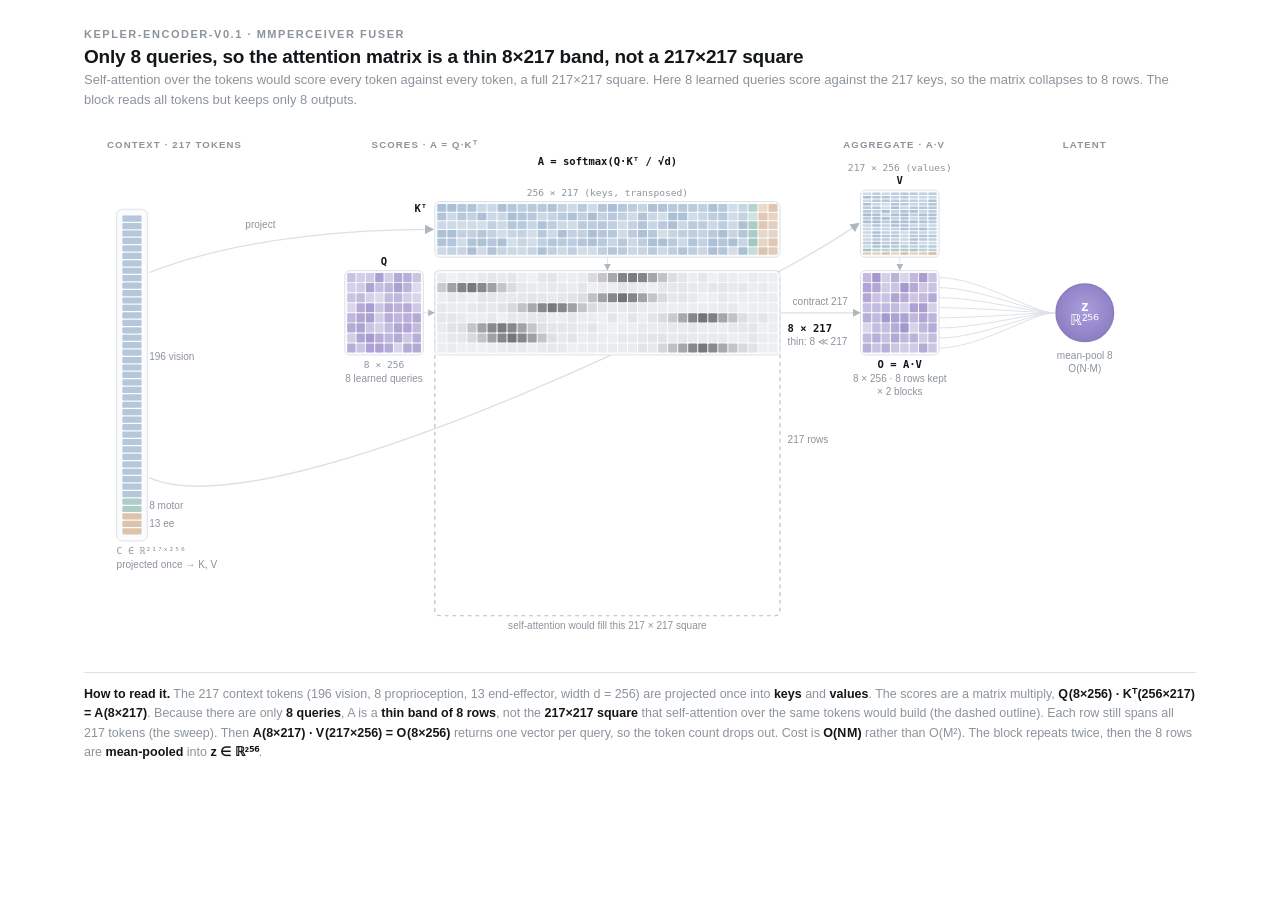
<file: blog/kepler_encoder_fuser_static.html>
<!DOCTYPE html>
<html lang="en">
<head>
<meta charset="utf-8">
<meta name="viewport" content="width=device-width, initial-scale=1">
<title>Kepler-Encoder-v0.1 Cross-Attention Fuser</title>
<style>
  :root{
    --ink:#14171a;
    --muted:#8b939c;
    --faint:#aeb6be;
    --line:#dce1e6;
    --bg:#ffffff;
    --panel:#fbfcfd;
    --vision:#6f92b8;   /* desaturated blue  */
    --motor:#5f9e8f;    /* desaturated teal  */
    --ee:#c0895c;       /* desaturated orange*/
    --latent:#8a7bbf;   /* desaturated violet*/
    --flow:#9aa2ab;     /* neutral flow      */
  }
  *{box-sizing:border-box}
  html,body{margin:0;background:var(--bg)}
  .fig{
    max-width:1160px;margin:0 auto;padding:28px 24px 20px;
    font-family:-apple-system,BlinkMacSystemFont,"Segoe UI",Helvetica,Arial,sans-serif;
    color:var(--ink);
  }
  .eyebrow{font-size:11px;letter-spacing:.14em;text-transform:uppercase;color:var(--muted);font-weight:600;margin-bottom:6px;}
  .fig h1{font-size:19px;font-weight:600;letter-spacing:-.01em;margin:0 0 2px;}
  .fig .sub{font-size:13px;color:var(--muted);margin:0 0 14px;line-height:1.5}
  svg{display:block;width:100%;height:auto}
  .cap{font-size:12.5px;color:var(--muted);line-height:1.55;margin-top:12px;border-top:1px solid var(--line);padding-top:12px;}
  .cap b{color:var(--ink);font-weight:600}
  .lbl{font:600 12px -apple-system,Helvetica,Arial,sans-serif;fill:var(--ink)}
  .lbl-sm{font:500 10.5px -apple-system,Helvetica,Arial,sans-serif;fill:var(--muted)}
  .lbl-cap{font:600 10px -apple-system,Helvetica,Arial,sans-serif;fill:var(--muted);letter-spacing:.12em}
  .mono{font:600 11px ui-monospace,SFMono-Regular,Menlo,Consolas,monospace;fill:var(--ink)}
  .mono-sm{font:500 10px ui-monospace,SFMono-Regular,Menlo,Consolas,monospace;fill:var(--muted)}
  .zlbl{font:600 15px -apple-system,Helvetica,Arial,sans-serif;fill:#fff}

  @keyframes breathe{0%,100%{opacity:.28}50%{opacity:.8}}
  @keyframes zpulse{0%,100%{transform:scale(1);opacity:.92}50%{transform:scale(1.05);opacity:1}}
  .zcore{transform-origin:center;transform-box:fill-box;animation:zpulse 3.6s ease-in-out infinite}
  /* row-sweep keyframes injected by script (pixel-exact) */
  @media (prefers-reduced-motion: reduce){
    .zcore,.flowdot,.sweep,.breathe{animation:none !important}
    .sweep{opacity:.5 !important}
  }
  /* static export: all motion off */
  .zcore,.pulse,.breathe,.sweep,.tick,.flowdot{animation:none !important}
  .flowdot,.sweep{display:none !important}
</style>
</head>
<body>
<div class="fig">
  <div class="eyebrow">Kepler-Encoder-v0.1 · MMPerceiver fuser</div>
  <h1>Only 8 queries, so the attention matrix is a thin 8&times;217 band, not a 217&times;217 square</h1>
  <p class="sub">Self-attention over the tokens would score every token against every token, a full 217&times;217 square. Here 8 learned queries score against the 217 keys, so the matrix collapses to 8 rows. The block reads all tokens but keeps only 8 outputs.</p>

  <svg id="dia" viewBox="0 0 1160 560" role="img"
       aria-label="Cross-attention as a matrix multiply. Q is 8 by 256, K transpose is 256 by 217, and their product A is an 8 by 217 attention matrix, a thin wide band rather than the 217 by 217 square that self-attention would produce. A times V, where V is 217 by 256, gives an 8 by 256 output, one vector per query, which is mean-pooled to a 256-dimensional latent z.">
    <defs>
      <marker id="arrow" viewBox="0 0 10 10" refX="8.5" refY="5" markerWidth="7" markerHeight="7" orient="auto-start-reverse">
        <path d="M0,0 L10,5 L0,10 z" fill="var(--faint)"/>
      </marker>
      <radialGradient id="zg" cx="50%" cy="45%" r="60%">
        <stop offset="0%" stop-color="#a99ede"/><stop offset="100%" stop-color="var(--latent)"/>
      </radialGradient>
    </defs>

    <text class="lbl-cap" x="24"  y="26">CONTEXT · 217 TOKENS</text>
    <text class="lbl-cap" x="300" y="26">SCORES · A = Q·Kᵀ</text>
    <text class="lbl-cap" x="792" y="26">AGGREGATE · A·V</text>
    <text class="lbl-cap" x="1044" y="26" text-anchor="middle">LATENT</text>

    <g id="stage"></g>
  </svg>

  <p class="cap">
    <b>How to read it.</b> The 217 context tokens (196 vision, 8 proprioception, 13 end-effector, width d = 256) are projected once into
    <b>keys</b> and <b>values</b>. The scores are a matrix multiply, <b>Q&#8202;(8&times;256) &middot; K&#7488;&#8202;(256&times;217) = A&#8202;(8&times;217)</b>. Because there are only
    <b>8 queries</b>, A is a <b>thin band of 8 rows</b>, not the <b>217&times;217 square</b> that self-attention over the same tokens would build (the dashed outline).
    Each row still spans all 217 tokens (the sweep). Then <b>A&#8202;(8&times;217) &middot; V&#8202;(217&times;256) = O&#8202;(8&times;256)</b> returns one vector per query, so the token
    count drops out. Cost is <b>O(N&#8202;M)</b> rather than O(M&#178;). The block repeats twice, then the 8 rows are <b>mean-pooled</b> into <b>z &isin; &#8477;&#178;&#8309;&#8310;</b>.
  </p>
</div>

<script>
(function(){
  const NS="http://www.w3.org/2000/svg";
  const stage=document.getElementById("stage");
  const mk=(t,a={})=>{const e=document.createElementNS(NS,t);for(const k in a)e.setAttribute(k,a[k]);return e;};
  const add=(t,a)=>{const e=mk(t,a);stage.appendChild(e);return e;};
  const txt=(x,y,s,cls,extra)=>{const e=add("text",Object.assign({x:x,y:y,class:cls||"lbl-sm"},extra||{}));e.textContent=s;return e;};
  const COL={vision:"var(--vision)",motor:"var(--motor)",ee:"var(--ee)"};
  const QN=8;

  // ---------- geometry ----------
  const ctxX=40, ctxW=20, ctxTop=96, ctxBot=430;
  // scores matmul  Q(8x256) . Kt(256x217) = A(8x217)
  const Ax=368, Ay=156, Aw=356, Ah=84, ACOLS=34, arowH=Ah/QN;
  const Qw=78, Qx=Ax-16-Qw, QCOLS=8;
  const Kh=54, Kx=Ax, Ky=Ay-18-Kh, KROWS=6;
  // aggregate matmul A(8x217) . V(217x256) = O(8x256)
  const Ox=812, Oy=Ay, Ow=78, OCOLS=8;
  const Vh=66, Vx=Ox, Vy=Ay-18-Vh, VROWS=18;
  const zX=1044, zY=Ay+Ah/2, zR=30;

  const rowCy=i=>Ay+arowH/2+i*arowH;
  // color helpers (token dimension carries modality color)
  const col34=j=> j<31?COL.vision:(j<32?COL.motor:COL.ee);   // 217 tokens across 34 ticks
  const row18=i=> i<16?COL.vision:(i<17?COL.motor:COL.ee);   // 217 tokens across 18 ticks

  // ---------- generic grid block ----------
  function block(x,y,w,h,cols,rows,cellColor,base){
    add("rect",{x:x-2,y:y-2,width:w+4,height:h+4,rx:5,fill:"var(--panel)",stroke:"var(--line)"});
    const cw=w/cols, rh=h/rows;
    for(let r=0;r<rows;r++)for(let c=0;c<cols;c++){
      add("rect",{x:x+c*cw+0.5,y:y+r*rh+0.5,width:Math.max(1,cw-1),height:Math.max(1,rh-1),rx:1,
        fill:cellColor(c,r),opacity:(base(c,r)).toFixed(3)});
    }
  }
  const flat=col=>()=>col, rnd=(a,b)=>()=>(a+Math.random()*(b-a));

  // ---------- 1. CONTEXT ----------
  const cSeg=[{n:38,c:COL.vision,tag:"196 vision"},{n:2,c:COL.motor,tag:"8 motor"},{n:3,c:COL.ee,tag:"13 ee"}];
  const cRows=cSeg.reduce((a,s)=>a+s.n,0), cH=(ctxBot-ctxTop)/cRows;
  add("rect",{x:ctxX-6,y:ctxTop-6,width:ctxW+12,height:(ctxBot-ctxTop)+12,rx:6,fill:"var(--panel)",stroke:"var(--line)"});
  let cy=ctxTop;
  cSeg.forEach(seg=>{
    for(let i=0;i<seg.n;i++){const yy=cy+i*cH;const r=add("rect",{x:ctxX,y:yy+0.5,width:ctxW,height:Math.max(1.4,cH-1.3),rx:1,fill:seg.c,opacity:.5,class:"breathe"});r.style.animation=`breathe 4s ease-in-out ${((yy%40)*0.03).toFixed(2)}s infinite`;}
    txt(ctxX+ctxW+8,cy+seg.n*cH/2+3.5,seg.tag,"lbl-sm",{fill:seg.c});
    cy+=seg.n*cH;
  });
  txt(ctxX-6,ctxBot+20,"C ∈ ℝ²¹⁷ˣ²⁵⁶","mono-sm");
  txt(ctxX-6,ctxBot+34,"projected once → K, V","lbl-sm");

  // context -> Kt and context -> V  (two projections of the same tokens)
  add("path",{d:`M${ctxX+ctxW+8},${ctxTop+60} C${ctxX+130},${ctxTop+20} ${Kx-70},${Ky+Kh/2} ${Kx-4},${Ky+Kh/2}`,fill:"none",stroke:"var(--line)","stroke-width":1.4,"marker-end":"url(#arrow)"});
  add("path",{d:`M${ctxX+ctxW+8},${ctxBot-60} C${ctxX+160},${ctxBot} ${Vx-90},${Vy+Vh+30} ${Vx-4},${Vy+Vh/2}`,fill:"none",stroke:"var(--line)","stroke-width":1.4,"marker-end":"url(#arrow)"});
  txt((ctxX+ctxW+Kx)/2-30,ctxTop+14,"project","lbl-sm",{"text-anchor":"middle"});

  // ---------- 2. SCORES : Q . Kt = A ----------
  // Kt on top  (256 x 217) : rows = d, cols = tokens
  block(Kx,Ky,Aw,Kh,ACOLS,KROWS,(c,r)=>col34(c),(c,r)=>0.28+Math.random()*0.3);
  txt(Kx-10,Ky+Kh/2-18,"Kᵀ","mono",{"text-anchor":"end"});
  txt(Kx+Aw/2,Ky-8,"256 × 217   (keys, transposed)","mono-sm",{"text-anchor":"middle"});
  // Q on left (8 x 256) : rows = queries, cols = d
  block(Qx,Ay,Qw,Ah,QCOLS,QN,()=>"var(--latent)",()=>0.25+Math.random()*0.5);
  txt(Qx+Qw/2,Ay-8,"Q","mono",{"text-anchor":"middle"});
  txt(Qx+Qw/2,Ay+Ah+16,"8 × 256","mono-sm",{"text-anchor":"middle"});
  txt(Qx+Qw/2,Ay+Ah+30,"8 learned queries","lbl-sm",{"text-anchor":"middle"});

  // dashed 217x217 self-attention square (what self-attention WOULD build), same width as A
  const sqBot=Ay+Aw;                       // square: width Aw, height Aw (true square)
  add("rect",{x:Ax-2,y:Ay-2,width:Aw+4,height:Aw+4,rx:5,fill:"none",stroke:"var(--faint)","stroke-width":1.2,"stroke-dasharray":"4 4",opacity:.9});
  txt(Ax+Aw/2,sqBot+16,"self-attention would fill this 217 × 217 square","lbl-sm",{"text-anchor":"middle",fill:"var(--faint)"});
  txt(Ax+Aw+10,Ay+Aw/2,"217 rows","lbl-sm",{fill:"var(--faint)"});

  // A : the thin 8x217 band sitting at the top of that square
  const peaks=[];
  block(Ax,Ay,Aw,Ah,ACOLS,QN,()=>"var(--ink)",(c,r)=>{
    if(peaks[r]===undefined)peaks[r]=2+Math.floor(Math.random()*(ACOLS-4));
    const d=Math.abs(c-peaks[r]); return Math.min(0.62,0.5*Math.exp(-d*d/8)+0.05+Math.random()*0.05);
  });
  txt(Ax+Aw/2,44,"A = softmax(Q·Kᵀ / √d)","mono",{"text-anchor":"middle"});
  txt(Ax+Aw+10,Ay+Ah/2+20,"8 × 217","mono",{fill:"var(--ink)"});
  txt(Ax+Aw+10,Ay+Ah/2+34,"thin: 8 ≪ 217","lbl-sm",{fill:"var(--muted)"});

  // arrows Q->A , Kt->A
  add("path",{d:`M${Qx+Qw+2},${Ay+Ah/2} L${Ax-3},${Ay+Ah/2}`,fill:"none",stroke:"var(--line)","stroke-width":1,"marker-end":"url(#arrow)"});
  add("path",{d:`M${Kx+Aw/2},${Ky+Kh+2} L${Ax+Aw/2},${Ay-3}`,fill:"none",stroke:"var(--line)","stroke-width":1,"marker-end":"url(#arrow)"});

  // ---------- 3. AGGREGATE : A . V = O ----------
  // V on top of O  (217 x 256) : rows = tokens, cols = d
  block(Vx,Vy,Ow,Vh,VROWS==0?1:8,VROWS,(c,r)=>row18(r),(c,r)=>0.3+Math.random()*0.3);
  txt(Vx+Ow/2,Vy-8,"V","mono",{"text-anchor":"middle"});
  txt(Vx+Ow/2,Vy-22,"217 × 256   (values)","mono-sm",{"text-anchor":"middle"});
  // O output (8 x 256) : rows = queries, cols = d  (same latent glyph family as Q)
  block(Ox,Oy,Ow,Ah,OCOLS,QN,()=>"var(--latent)",()=>0.28+Math.random()*0.5);
  txt(Ox+Ow/2,Oy+Ah+16,"O = A·V","mono",{"text-anchor":"middle"});
  txt(Ox+Ow/2,Oy+Ah+30,"8 × 256  ·  8 rows kept","lbl-sm",{"text-anchor":"middle"});
  txt(Ox+Ow/2,Oy+Ah+44,"× 2 blocks","lbl-sm",{"text-anchor":"middle"});

  // arrows A->O (shared 217) and V->O
  add("path",{d:`M${Ax+Aw+2},${Ay+Ah/2} C${Ax+Aw+40},${Ay+Ah/2} ${Ox-40},${Oy+Ah/2} ${Ox-3},${Oy+Ah/2}`,fill:"none",stroke:"var(--line)","stroke-width":1.2,"marker-end":"url(#arrow)"});
  txt((Ax+Aw+Ox)/2,Ay+Ah/2-8,"contract 217","lbl-sm",{"text-anchor":"middle",fill:"var(--muted)"});
  add("path",{d:`M${Vx+Ow/2},${Vy+Vh+2} L${Ox+Ow/2},${Oy-3}`,fill:"none",stroke:"var(--line)","stroke-width":1,"marker-end":"url(#arrow)"});

  // ---------- 4. LATENT z (mean-pool over 8 rows) ----------
  for(let i=0;i<QN;i++){const y=rowCy(i);add("path",{d:`M${Ox+Ow+2},${y} C${Ox+Ow+44},${y} ${zX-54},${zY} ${zX-zR-2},${zY}`,fill:"none",stroke:"var(--line)","stroke-width":1});}
  add("circle",{class:"zcore",cx:zX,cy:zY,r:zR,fill:"url(#zg)",stroke:"var(--latent)","stroke-width":1.5});
  txt(zX,zY-2,"z","zlbl",{"text-anchor":"middle"});
  add("text",{x:zX,y:zY+13,"text-anchor":"middle",fill:"#fff",font:"600 10px sans-serif"}).textContent="ℝ²⁵⁶";
  txt(zX,zY+zR+18,"mean-pool 8","lbl-sm",{"text-anchor":"middle"});
  txt(zX,zY+zR+32,"O(N·M)","lbl-sm",{"text-anchor":"middle"});

  // ---------- row sweep : query i reads across all tokens ----------
  const st=document.createElement("style");let kf="@keyframes rowsweep{";
  for(let i=0;i<QN;i++){const p0=(i/QN*100).toFixed(2),p1=((i+0.85)/QN*100).toFixed(2),y=(i*arowH).toFixed(2);kf+=`${p0}%{transform:translateY(${y}px)}${p1}%{transform:translateY(${y}px)}`;}
  kf+="100%{transform:translateY(0px)}}";st.textContent=kf;document.head.appendChild(st);
  [[Qx,Qw],[Ax,Aw],[Ox,Ow]].forEach(([x,w])=>{
    const s=add("rect",{class:"sweep",x:x-2,y:Ay,width:w+4,height:arowH,rx:2,fill:"none",stroke:"var(--latent)","stroke-width":1.8});
    s.style.animation=`rowsweep ${QN*0.85}s steps(1,end) infinite`;
  });

  // ---------- flow dots ----------
  function dot(color,r){return mk("circle",{r:r||2.2,fill:color,class:"flowdot",opacity:.85});}
  function motion(el,path,dur,delay){el.appendChild(mk("animateMotion",{dur:dur+"s",begin:delay+"s",repeatCount:"indefinite",path:path,calcMode:"linear"}));}
  // context -> Kt
  for(let i=0;i<7;i++){const d=dot(cSeg[Math.floor(Math.random()*3)].c);motion(d,`M${ctxX+ctxW+8},${ctxTop+60} C${ctxX+130},${ctxTop+20} ${Kx-70},${Ky+Kh/2} ${Kx-4},${Ky+Kh/2}`,(2.2+Math.random()*1.3).toFixed(2),(Math.random()*3).toFixed(2));stage.appendChild(d);}
  // context -> V
  for(let i=0;i<7;i++){const d=dot(cSeg[Math.floor(Math.random()*3)].c);motion(d,`M${ctxX+ctxW+8},${ctxBot-60} C${ctxX+160},${ctxBot} ${Vx-90},${Vy+Vh+30} ${Vx-4},${Vy+Vh/2}`,(2.2+Math.random()*1.3).toFixed(2),(Math.random()*3).toFixed(2));stage.appendChild(d);}
  // along each A row (read across tokens)
  for(let i=0;i<QN;i++){for(let k=0;k<2;k++){const y=rowCy(i);const d=dot("var(--flow)",1.8);motion(d,`M${Ax+3},${y} L${Ax+Aw-3},${y}`,(2.6+Math.random()*1.2).toFixed(2),(Math.random()*3).toFixed(2));stage.appendChild(d);}}
  // O -> z
  for(let i=0;i<8;i++){const y=rowCy(Math.floor(Math.random()*QN));const d=dot("var(--latent)",2.3);motion(d,`M${Ox+Ow+2},${y} C${Ox+Ow+44},${y} ${zX-54},${zY} ${zX-zR-2},${zY}`,(1.9+Math.random()*1.0).toFixed(2),(Math.random()*2).toFixed(2));stage.appendChild(d);}
})();
</script>
</body>
</html>
</file>
